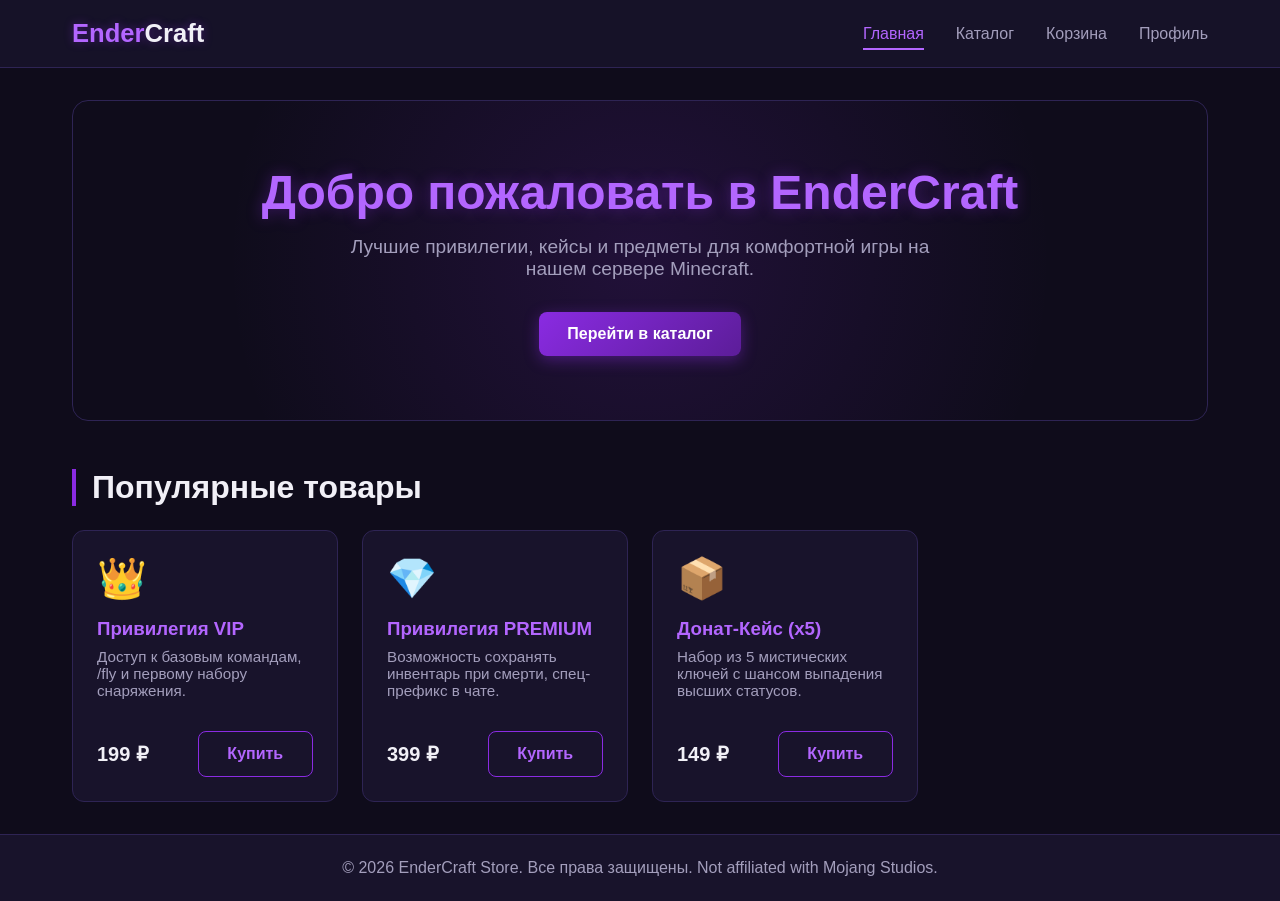
<file: index.html>
<!DOCTYPE html>
<html lang="ru">

<head>
    <meta charset="UTF-8">
    <meta name="viewport" content="width=device-width, initial-scale=1.0">
    <title>EnderCraft Store — Главная</title>
    <link rel="stylesheet" href="style.css">
</head>

<body>

    <header>
        <div class="nav-container">
            <div class="logo">Ender<span>Craft</span></div>
            <ul class="nav-links">
                <li><a href="index.html" class="active">Главная</a></li>
                <li><a href="catalog.html">Каталог</a></li>
                <li><a href="cart.html">Корзина</a></li>
                <li><a href="profile.html">Профиль</a></li>
            </ul>
        </div>
    </header>

    <main>
        <section class="hero">
            <h1>Добро пожаловать в EnderCraft</h1>
            <p>Лучшие привилегии, кейсы и предметы для комфортной игры на нашем сервере Minecraft.</p>
            <a href="catalog.html" class="btn">Перейти в каталог</a>
        </section>

        <h2 class="section-title">Популярные товары</h2>
        <div class="grid">
            <div class="card">
                <div>
                    <div class="card-icon">👑</div>
                    <h3>Привилегия VIP</h3>
                    <p>Доступ к базовым командам, /fly и первому набору снаряжения.</p>
                </div>
                <div class="card-footer">
                    <span class="price">199 ₽</span>
                    <a href="cart.html" class="btn btn-secondary">Купить</a>
                </div>
            </div>

            <div class="card">
                <div>
                    <div class="card-icon">💎</div>
                    <h3>Привилегия PREMIUM</h3>
                    <p>Возможность сохранять инвентарь при смерти, спец-префикс в чате.</p>
                </div>
                <div class="card-footer">
                    <span class="price">399 ₽</span>
                    <a href="cart.html" class="btn btn-secondary">Купить</a>
                </div>
            </div>

            <div class="card">
                <div>
                    <div class="card-icon">📦</div>
                    <h3>Донат-Кейс (x5)</h3>
                    <p>Набор из 5 мистических ключей с шансом выпадения высших статусов.</p>
                </div>
                <div class="card-footer">
                    <span class="price">149 ₽</span>
                    <a href="cart.html" class="btn btn-secondary">Купить</a>
                </div>
            </div>
        </div>
    </main>

    <footer>
        <p>&copy; 2026 EnderCraft Store. Все права защищены. Not affiliated with Mojang Studios.</p>
    </footer>

</body>

</html>
</file>
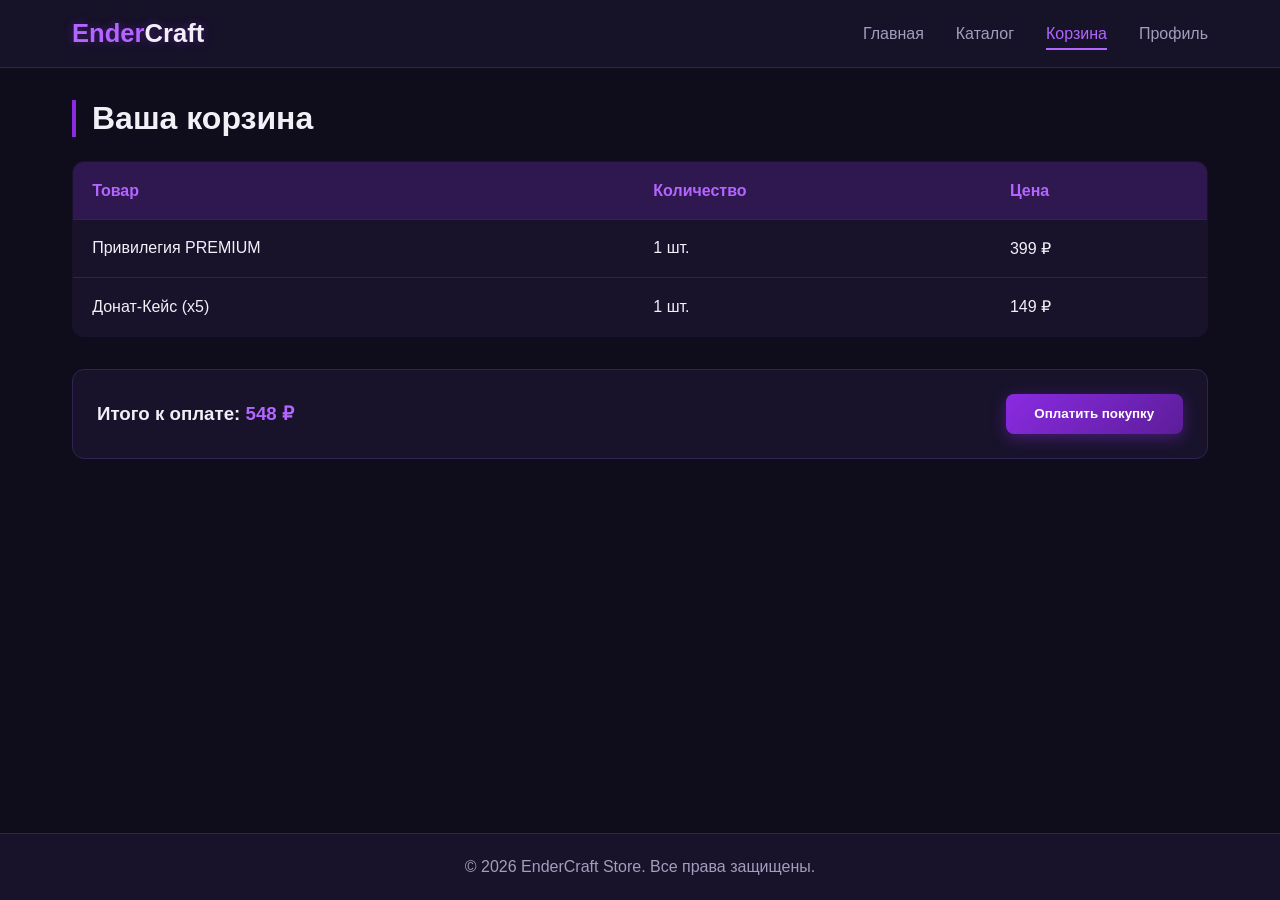
<file: cart.html>
<!DOCTYPE html>
<html lang="ru">

<head>
    <meta charset="UTF-8">
    <meta name="viewport" content="width=device-width, initial-scale=1.0">
    <title>EnderCraft Store — Корзина</title>
    <link rel="stylesheet" href="style.css">
</head>

<body>

    <header>
        <div class="nav-container">
            <div class="logo">Ender<span>Craft</span></div>
            <ul class="nav-links">
                <li><a href="index.html">Главная</a></li>
                <li><a href="catalog.html">Каталог</a></li>
                <li><a href="cart.html" class="active">Корзина</a></li>
                <li><a href="profile.html">Профиль</a></li>
            </ul>
        </div>
    </header>

    <main>
        <h2 class="section-title">Ваша корзина</h2>

        <table class="cart-table">
            <thead>
                <tr>
                    <th>Товар</th>
                    <th>Количество</th>
                    <th>Цена</th>
                </tr>
            </thead>
            <tbody>
                <tr>
                    <td>Привилегия PREMIUM</td>
                    <td>1 шт.</td>
                    <td>399 ₽</td>
                </tr>
                <tr>
                    <td>Донат-Кейс (x5)</td>
                    <td>1 шт.</td>
                    <td>149 ₽</td>
                </tr>
            </tbody>
        </table>

        <div class="cart-summary">
            <div>
                <h3>Итого к оплате: <span style="color: var(--purple-light);">548 ₽</span></h3>
            </div>
            <button class="btn">Оплатить покупку</button>
        </div>
    </main>

    <footer>
        <p>&copy; 2026 EnderCraft Store. Все права защищены.</p>
    </footer>

</body>

</html>
</file>
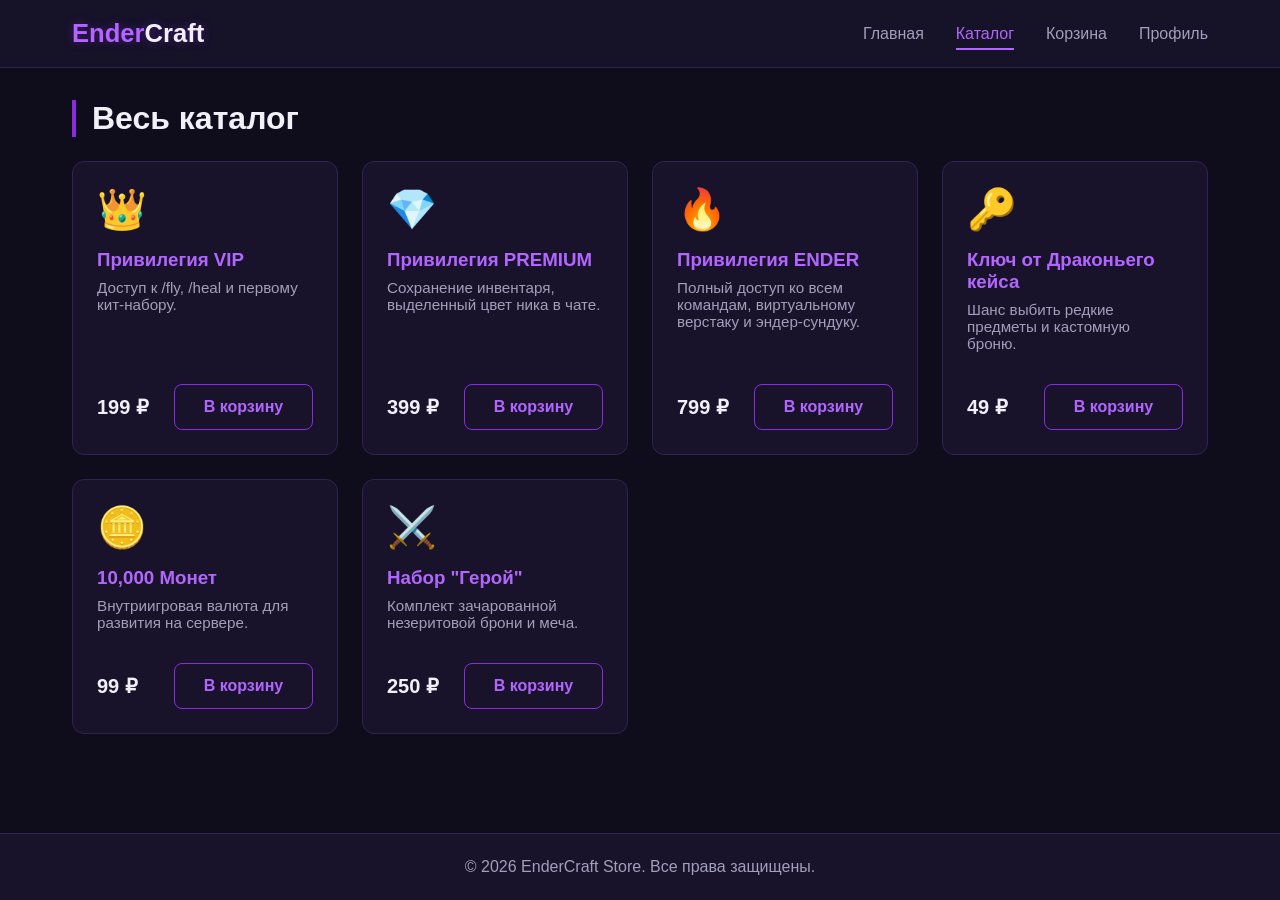
<file: catalog.html>
<!DOCTYPE html>
<html lang="ru">

<head>
    <meta charset="UTF-8">
    <meta name="viewport" content="width=device-width, initial-scale=1.0">
    <title>EnderCraft Store — Каталог</title>
    <link rel="stylesheet" href="style.css">
</head>

<body>

    <header>
        <div class="nav-container">
            <div class="logo">Ender<span>Craft</span></div>
            <ul class="nav-links">
                <li><a href="index.html">Главная</a></li>
                <li><a href="catalog.html" class="active">Каталог</a></li>
                <li><a href="cart.html">Корзина</a></li>
                <li><a href="profile.html">Профиль</a></li>
            </ul>
        </div>
    </header>

    <main>
        <h2 class="section-title">Весь каталог</h2>
        <div class="grid">
            <div class="card">
                <div>
                    <div class="card-icon">👑</div>
                    <h3>Привилегия VIP</h3>
                    <p>Доступ к /fly, /heal и первому кит-набору.</p>
                </div>
                <div class="card-footer">
                    <span class="price">199 ₽</span>
                    <a href="cart.html" class="btn btn-secondary">В корзину</a>
                </div>
            </div>

            <div class="card">
                <div>
                    <div class="card-icon">💎</div>
                    <h3>Привилегия PREMIUM</h3>
                    <p>Сохранение инвентаря, выделенный цвет ника в чате.</p>
                </div>
                <div class="card-footer">
                    <span class="price">399 ₽</span>
                    <a href="cart.html" class="btn btn-secondary">В корзину</a>
                </div>
            </div>

            <div class="card">
                <div>
                    <div class="card-icon">🔥</div>
                    <h3>Привилегия ENDER</h3>
                    <p>Полный доступ ко всем командам, виртуальному верстаку и эндер-сундуку.</p>
                </div>
                <div class="card-footer">
                    <span class="price">799 ₽</span>
                    <a href="cart.html" class="btn btn-secondary">В корзину</a>
                </div>
            </div>

            <div class="card">
                <div>
                    <div class="card-icon">🔑</div>
                    <h3>Ключ от Драконьего кейса</h3>
                    <p>Шанс выбить редкие предметы и кастомную броню.</p>
                </div>
                <div class="card-footer">
                    <span class="price">49 ₽</span>
                    <a href="cart.html" class="btn btn-secondary">В корзину</a>
                </div>
            </div>

            <div class="card">
                <div>
                    <div class="card-icon">🪙</div>
                    <h3>10,000 Монет</h3>
                    <p>Внутриигровая валюта для развития на сервере.</p>
                </div>
                <div class="card-footer">
                    <span class="price">99 ₽</span>
                    <a href="cart.html" class="btn btn-secondary">В корзину</a>
                </div>
            </div>

            <div class="card">
                <div>
                    <div class="card-icon">⚔️</div>
                    <h3>Набор "Герой"</h3>
                    <p>Комплект зачарованной незеритовой брони и меча.</p>
                </div>
                <div class="card-footer">
                    <span class="price">250 ₽</span>
                    <a href="cart.html" class="btn btn-secondary">В корзину</a>
                </div>
            </div>
        </div>
    </main>

    <footer>
        <p>&copy; 2026 EnderCraft Store. Все права защищены.</p>
    </footer>

</body>

</html>
</file>
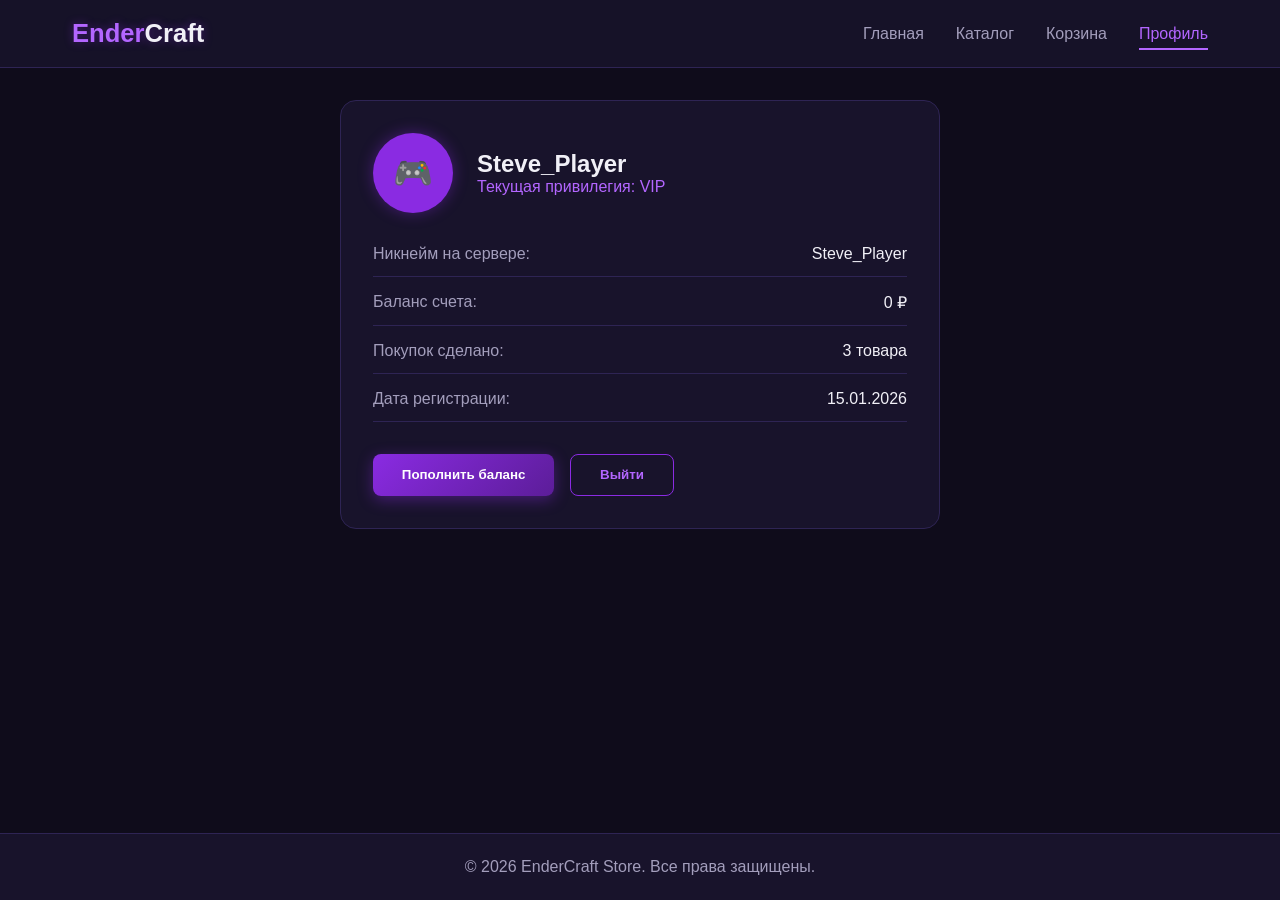
<file: profile.html>
<!DOCTYPE html>
<html lang="ru">

<head>
    <meta charset="UTF-8">
    <meta name="viewport" content="width=device-width, initial-scale=1.0">
    <title>EnderCraft Store — Профиль</title>
    <link rel="stylesheet" href="style.css">
</head>

<body>

    <header>
        <div class="nav-container">
            <div class="logo">Ender<span>Craft</span></div>
            <ul class="nav-links">
                <li><a href="index.html">Главная</a></li>
                <li><a href="catalog.html">Каталог</a></li>
                <li><a href="cart.html">Корзина</a></li>
                <li><a href="profile.html" class="active">Профиль</a></li>
            </ul>
        </div>
    </header>

    <main>
        <div class="profile-card">
            <div class="profile-header">
                <div class="avatar">🎮</div>
                <div>
                    <h2>Steve_Player</h2>
                    <p style="color: var(--purple-light);">Текущая привилегия: VIP</p>
                </div>
            </div>

            <div class="profile-info">
                <div class="info-group">
                    <label>Никнейм на сервере:</label>
                    <span>Steve_Player</span>
                </div>
                <div class="info-group">
                    <label>Баланс счета:</label>
                    <span>0 ₽</span>
                </div>
                <div class="info-group">
                    <label>Покупок сделано:</label>
                    <span>3 товара</span>
                </div>
                <div class="info-group">
                    <label>Дата регистрации:</label>
                    <span>15.01.2026</span>
                </div>
            </div>

            <div style="margin-top: 2rem; display: flex; gap: 1rem;">
                <button class="btn">Пополнить баланс</button>
                <button class="btn btn-secondary">Выйти</button>
            </div>
        </div>
    </main>

    <footer>
        <p>&copy; 2026 EnderCraft Store. Все права защищены.</p>
    </footer>

</body>

</html>
</file>
<file: style.css>
/* --- СБРОС И ПЕРЕМЕННЫЕ --- */
* {
    margin: 0;
    padding: 0;
    box-sizing: border-box;
    font-family: 'Segoe UI', Tahoma, Geneva, Verdana, sans-serif;
    transition: background-color 0.4s ease, color 0.4s ease, border-color 0.4s ease, transform 0.3s ease, box-shadow 0.3s ease;
}

:root {
    --bg-dark: #0f0c1b;
    --bg-card: #18132b;
    --bg-card-hover: #221a3e;
    --purple-primary: #8a2be2;
    --purple-light: #b366ff;
    --purple-glow: rgba(138, 43, 226, 0.4);
    --text-main: #f1f0f7;
    --text-muted: #a39ebc;
    --border-color: #2e2454;
}

body {
    background-color: var(--bg-dark);
    color: var(--text-main);
    display: flex;
    flex-direction: column;
    min-height: 100vh;
}

a {
    text-decoration: none;
    color: inherit;
}

/* --- НАВИГАЦИЯ (HEADER) --- */
header {
    background-color: rgba(24, 19, 43, 0.9);
    backdrop-filter: blur(10px);
    border-bottom: 1px solid var(--border-color);
    position: sticky;
    top: 0;
    z-index: 100;
}

.nav-container {
    max-width: 1200px;
    margin: 0 auto;
    display: flex;
    justify-content: space-between;
    align-items: center;
    padding: 1.2rem 2rem;
}

.logo {
    font-size: 1.6rem;
    font-weight: bold;
    color: var(--purple-light);
    text-shadow: 0 0 10px var(--purple-glow);
}

.logo span {
    color: var(--text-main);
}

.nav-links {
    display: flex;
    gap: 2rem;
    list-style: none;
}

.nav-links a {
    color: var(--text-muted);
    font-weight: 500;
    padding: 0.5rem 0;
    position: relative;
}

.nav-links a:hover,
.nav-links a.active {
    color: var(--purple-light);
}

.nav-links a::after {
    content: '';
    position: absolute;
    bottom: 0;
    left: 0;
    width: 0%;
    height: 2px;
    background-color: var(--purple-light);
    transition: width 0.3s ease;
}

.nav-links a:hover::after,
.nav-links a.active::after {
    width: 100%;
}

/* --- КОНТЕЙНЕР КОНТЕНТА --- */
main {
    max-width: 1200px;
    margin: 2rem auto;
    padding: 0 2rem;
    flex: 1;
    width: 100%;
}

/* --- КНОПКИ --- */
.btn {
    display: inline-block;
    padding: 0.8rem 1.8rem;
    background: linear-gradient(135deg, var(--purple-primary), #5c1d99);
    color: #fff;
    border-radius: 8px;
    font-weight: 600;
    border: none;
    cursor: pointer;
    box-shadow: 0 4px 15px var(--purple-glow);
}

.btn:hover {
    transform: translateY(-2px);
    box-shadow: 0 6px 20px rgba(138, 43, 226, 0.6);
}

.btn-secondary {
    background: transparent;
    border: 1px solid var(--purple-primary);
    color: var(--purple-light);
    box-shadow: none;
}

.btn-secondary:hover {
    background-color: var(--purple-primary);
    color: #fff;
}

/* --- ГЛАВНАЯ СТРАНИЦА (HERO) --- */
.hero {
    text-align: center;
    padding: 4rem 1rem;
    background: radial-gradient(circle at center, rgba(138, 43, 226, 0.15) 0%, transparent 70%);
    border-radius: 16px;
    margin-bottom: 3rem;
    border: 1px solid var(--border-color);
}

.hero h1 {
    font-size: 3rem;
    margin-bottom: 1rem;
    color: var(--purple-light);
    text-shadow: 0 0 15px var(--purple-glow);
}

.hero p {
    color: var(--text-muted);
    font-size: 1.2rem;
    max-width: 600px;
    margin: 0 auto 2rem auto;
}

/* --- КАРТОЧКИ И СЕТКА --- */
.section-title {
    font-size: 2rem;
    margin-bottom: 1.5rem;
    color: var(--text-main);
    border-left: 4px solid var(--purple-primary);
    padding-left: 1rem;
}

.grid {
    display: grid;
    grid-template-columns: repeat(auto-fill, minmax(250px, 1fr));
    gap: 1.5rem;
}

.card {
    background-color: var(--bg-card);
    border: 1px solid var(--border-color);
    border-radius: 12px;
    padding: 1.5rem;
    display: flex;
    flex-direction: column;
    justify-content: space-between;
}

.card:hover {
    transform: translateY(-5px);
    background-color: var(--bg-card-hover);
    border-color: var(--purple-primary);
    box-shadow: 0 10px 25px rgba(0, 0, 0, 0.5), 0 0 15px var(--purple-glow);
}

.card-icon {
    font-size: 2.5rem;
    margin-bottom: 1rem;
}

.card h3 {
    color: var(--purple-light);
    margin-bottom: 0.5rem;
}

.card p {
    color: var(--text-muted);
    font-size: 0.95rem;
    margin-bottom: 1rem;
}

.card-footer {
    display: flex;
    justify-content: space-between;
    align-items: center;
    margin-top: 1rem;
}

.price {
    font-size: 1.25rem;
    font-weight: bold;
    color: var(--text-main);
}

/* --- СТРАНИЦА КОРЗИНЫ --- */
.cart-table {
    width: 100%;
    border-collapse: collapse;
    background-color: var(--bg-card);
    border-radius: 12px;
    overflow: hidden;
    margin-bottom: 2rem;
    border: 1px solid var(--border-color);
}

.cart-table th, .cart-table td {
    padding: 1.2rem;
    text-align: left;
}

.cart-table th {
    background-color: rgba(138, 43, 226, 0.2);
    color: var(--purple-light);
}

.cart-table tr {
    border-bottom: 1px solid var(--border-color);
}

.cart-summary {
    background-color: var(--bg-card);
    padding: 1.5rem;
    border-radius: 12px;
    border: 1px solid var(--border-color);
    display: flex;
    justify-content: space-between;
    align-items: center;
}

/* --- СТРАНИЦА ПРОФИЛЯ --- */
.profile-card {
    background-color: var(--bg-card);
    border: 1px solid var(--border-color);
    border-radius: 16px;
    padding: 2rem;
    max-width: 600px;
    margin: 0 auto;
}

.profile-header {
    display: flex;
    align-items: center;
    gap: 1.5rem;
    margin-bottom: 2rem;
}

.avatar {
    width: 80px;
    height: 80px;
    border-radius: 50%;
    background-color: var(--purple-primary);
    display: flex;
    align-items: center;
    justify-content: center;
    font-size: 2rem;
    box-shadow: 0 0 15px var(--purple-glow);
}

.profile-info {
    display: flex;
    flex-direction: column;
    gap: 1rem;
}

.info-group {
    display: flex;
    justify-content: space-between;
    border-bottom: 1px solid var(--border-color);
    padding-bottom: 0.8rem;
}

.info-group label {
    color: var(--text-muted);
}

/* --- FOOTER --- */
footer {
    background-color: var(--bg-card);
    border-top: 1px solid var(--border-color);
    text-align: center;
    padding: 1.5rem;
    color: var(--text-muted);
    margin-top: auto;
}
</file>
